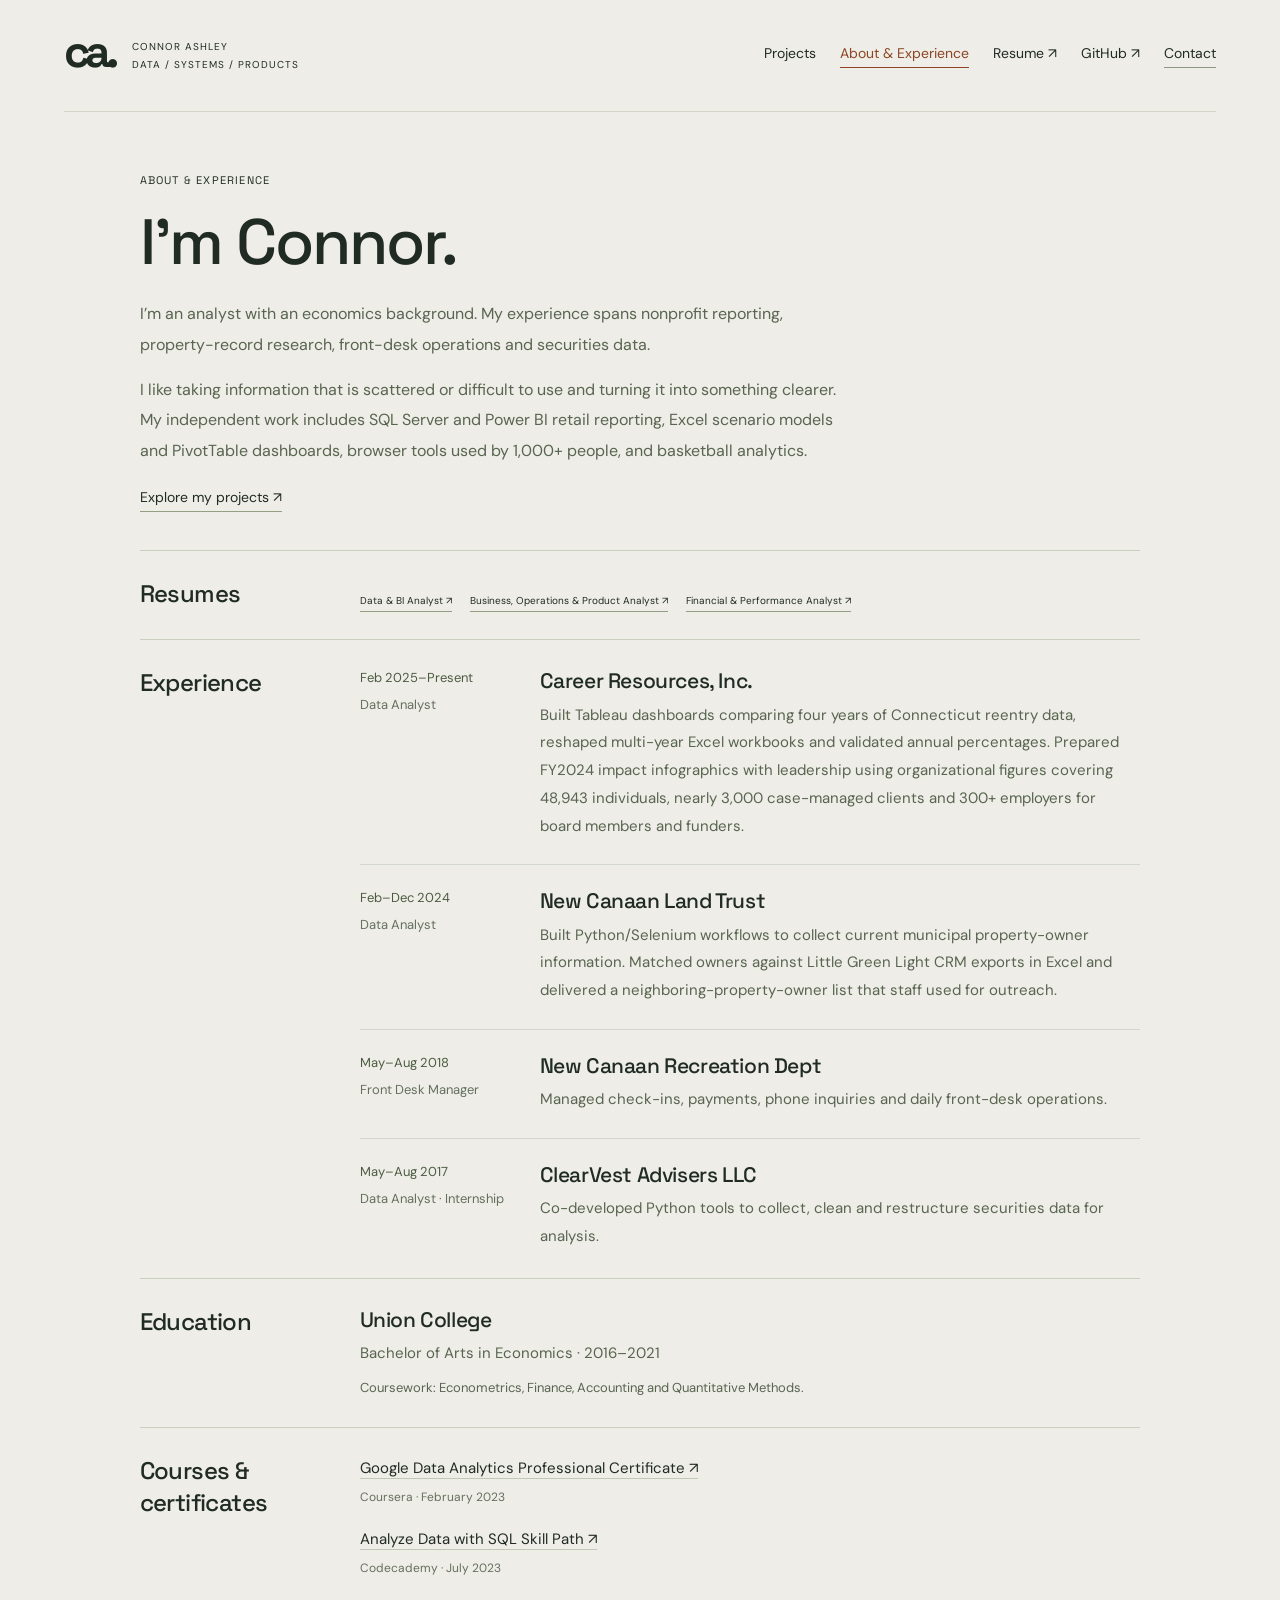
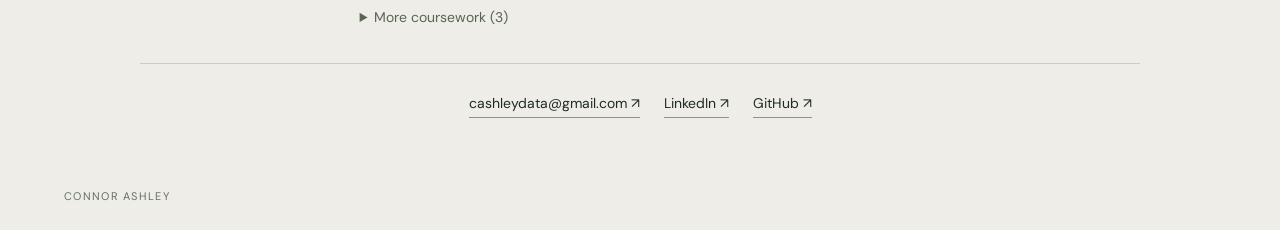
<file: about.html>
<!doctype html><html lang="en"><head><meta charset="utf-8"><meta name="viewport" content="width=device-width,initial-scale=1"><meta name="description" content="Connor Ashley's experience in nonprofit reporting, property research, customer service and securities data, plus education and coursework."><title>Connor Ashley | Portfolio</title><link rel="stylesheet" href="home.css"><link rel="stylesheet" href="pages.css"><link rel="stylesheet" href="readability.css"><link rel="icon" type="image/svg+xml" href="favicon.svg"></head><body><header><a class="brand" href="./"><b>ca.</b><span>CONNOR ASHLEY<br>DATA / SYSTEMS / PRODUCTS</span></a><nav aria-label="Main navigation"><a href="./#work">Projects</a><a href="about.html" aria-current="page">About & Experience</a><a href="Connor_Ashley_Resume.pdf">Resume ↗</a><a href="https://github.com/Cashley104">GitHub ↗</a><a href="#contact">Contact</a></nav></header><main class="about-main"><section class="about-intro"><p class="eyebrow">ABOUT & EXPERIENCE</p><h1>I’m Connor.</h1><p>I’m an analyst with an economics background. My experience spans nonprofit reporting, property-record research, front-desk operations and securities data.</p><p>I like taking information that is scattered or difficult to use and turning it into something clearer. My independent work includes SQL Server and Power BI retail reporting, Excel scenario models and PivotTable dashboards, browser tools used by 1,000+ people, and basketball analytics.</p><a class="back-projects" href="./#work">Explore my projects ↗</a></section><section class="about-section" aria-labelledby="resume-downloads"><h2 id="resume-downloads">Resumes</h2><div class="project-actions"><a class="project-button" href="Connor_Ashley_Data_BI_Analyst.pdf">Data & BI Analyst ↗</a><a class="project-button" href="Connor_Ashley_Business_Operations_Product_Analyst.pdf">Business, Operations & Product Analyst ↗</a><a class="project-button" href="Connor_Ashley_Financial_Performance_Analyst.pdf">Financial & Performance Analyst ↗</a></div></section><section class="about-section" aria-labelledby="work-history"><h2 id="work-history">Experience</h2><div class="role-list"><article class="role"><div><p class="role-date">Feb 2025–Present</p><p class="role-kind">Data Analyst</p></div><div><h3>Career Resources, Inc.</h3><p>Built Tableau dashboards comparing four years of Connecticut reentry data, reshaped multi-year Excel workbooks and validated annual percentages. Prepared FY2024 impact infographics with leadership using organizational figures covering 48,943 individuals, nearly 3,000 case-managed clients and 300+ employers for board members and funders.</p></div></article><article class="role"><div><p class="role-date">Feb–Dec 2024</p><p class="role-kind">Data Analyst</p></div><div><h3>New Canaan Land Trust</h3><p>Built Python/Selenium workflows to collect current municipal property-owner information. Matched owners against Little Green Light CRM exports in Excel and delivered a neighboring-property-owner list that staff used for outreach.</p></div></article><article class="role"><div><p class="role-date">May–Aug 2018</p><p class="role-kind">Front Desk Manager</p></div><div><h3>New Canaan Recreation Dept</h3><p>Managed check-ins, payments, phone inquiries and daily front-desk operations.</p></div></article><article class="role"><div><p class="role-date">May–Aug 2017</p><p class="role-kind">Data Analyst · Internship</p></div><div><h3>ClearVest Advisers LLC</h3><p>Co-developed Python tools to collect, clean and restructure securities data for analysis.</p></div></article></div></section><section class="about-section education" aria-labelledby="education-title"><h2 id="education-title">Education</h2><div><h3>Union College</h3><p>Bachelor of Arts in Economics · 2016–2021</p><p class="quiet">Coursework: Econometrics, Finance, Accounting and Quantitative Methods.</p></div></section><section class="about-section certifications" aria-labelledby="certificates-title"><h2 id="certificates-title">Courses & certificates</h2><div><ul class="credential-list"><li><a href="https://www.coursera.org/account/accomplishments/specialization/certificate/LZQAG4V62MDE">Google Data Analytics Professional Certificate ↗</a><span>Coursera · February 2023</span></li><li><a href="https://www.codecademy.com/profiles/Cashley104/certificates/5cafb2d937090210d7df3652">Analyze Data with SQL Skill Path ↗</a><span>Codecademy · July 2023</span></li></ul><details><summary>More coursework (3)</summary><ul class="credential-list"><li><a href="https://www.coursera.org/account/accomplishments/records/VMXT9C47KHP5">Generative AI: Elevate Your Data Science Career ↗</a><span>IBM · July 2024</span></li><li><a href="https://www.codecademy.com/profiles/Cashley104/certificates/094a9c7ea6f4ba69e25567f1475e363f">Learn Intermediate SQL for Marketers and Product Managers Course ↗</a><span>Codecademy · August 2023</span></li><li><a href="https://www.codecademy.com/profiles/Cashley104/certificates/6c152bd262967f8c941c9707ed636bda">Learn Python 3 Course ↗</a><span>Codecademy · November 2023</span></li></ul></details></div></section><section class="about-contact" id="contact"><div class="contact-links"><a href="mailto:cashleydata@gmail.com">cashleydata@gmail.com ↗</a><a href="https://www.linkedin.com/in/cashleydata/">LinkedIn ↗</a><a href="https://github.com/Cashley104">GitHub ↗</a></div></section></main><footer class="signature-footer"><span>CONNOR ASHLEY</span></footer></body></html>
</file>
<file: home.css>
@import url('https://fonts.googleapis.com/css2?family=DM+Sans:wght@400;500;600;700&family=Space+Grotesk:wght@400;500;600;700&display=swap');
:root{--paper:#eeede7;--ink:#202b24;--muted:#65705f;--line:#d0d5c8;--sage:#788663;--orange:#b85326}*{box-sizing:border-box}html{scroll-behavior:smooth;scroll-padding-top:25px}body{margin:0;color:var(--ink);background:var(--paper);font:14px 'DM Sans',sans-serif}a{color:inherit;text-decoration:none}header{margin:0 5%;padding:27px 0;display:flex;justify-content:space-between;align-items:center;border-bottom:1px solid var(--line);gap:20px}.brand{display:flex;align-items:center;gap:18px}.brand b{font:700 45px 'Space Grotesk',sans-serif;letter-spacing:-5px}.brand span{font-size:8px;letter-spacing:1.5px;line-height:1.8}header nav{display:flex;gap:28px;font-size:12px}header nav a:last-child{border-bottom:1px solid #8d9980;padding-bottom:5px}.intro{padding:44px 5% 40px}.eyebrow{font:9px 'Space Grotesk',sans-serif;letter-spacing:1.6px;line-height:1.8}.intro>.eyebrow:before{content:'';display:inline-block;width:6px;height:6px;background:var(--orange);border-radius:50%;margin-right:9px}.intro-grid{display:grid;grid-template-columns:1.65fr 1fr;align-items:end;gap:7%}h1{font:500 clamp(42px,5.5vw,78px)/1.07 'Space Grotesk',sans-serif;letter-spacing:-3.5px;margin:15px 0 0}h1 em{font-style:normal;color:var(--sage)}.intro-grid>div{max-width:345px}.intro-grid>div>p{font-size:14px;line-height:1.9;margin:0 0 22px;color:#596653}.location{font-size:10px;color:var(--muted);letter-spacing:.6px}.category-nav{display:flex;gap:35px;flex-wrap:wrap;border-block:1px solid var(--line);padding:20px 5%;font:10px 'Space Grotesk',sans-serif;letter-spacing:.6px}.category-nav a{display:flex;align-items:center;gap:14px}.category-nav span{font-size:8px;background:#dfe4d6;padding:3px 6px;border-radius:2px}.project-section{padding:40px 5% 45px}.section-heading{display:flex;align-items:end;justify-content:space-between;gap:20px;margin-bottom:25px}.section-heading .eyebrow{color:var(--muted);margin:0 0 7px}.section-heading h2{font:500 32px 'Space Grotesk',sans-serif;letter-spacing:-1.2px;margin:0}.section-heading>p{font-size:11px;color:var(--muted);line-height:1.8;text-align:right;max-width:310px}.project-grid{display:grid;grid-template-columns:repeat(2,minmax(0,1fr));gap:28px 26px}.project-card{min-width:0;border-bottom:1px solid #c7cfbb;padding-bottom:23px}.project-image-wrap{height:220px;background:#dce1d4;display:block;position:relative;overflow:hidden}.project-image-wrap img{width:100%;height:100%;object-fit:cover;display:block}.walmart-performance-card img,.trade-duty-card img,.extension-gallery img{object-fit:contain;padding:10px}.project-copy{padding-top:16px}h3{font:500 21px/1.3 'Space Grotesk',sans-serif;letter-spacing:-.4px;margin:0 0 10px}.project-copy>p{font-size:12px;line-height:1.8;color:#5f6b57;margin:0;max-width:510px}.project-actions{display:flex;flex-wrap:wrap;gap:10px 18px;margin-top:16px}.project-button{font-size:10px;border-bottom:1px solid #929f82;padding-bottom:4px;display:inline-block}.project-copy>.project-button{margin-top:16px}.project-button:hover{color:var(--orange)}#tools{background:#e1e5d9;border-block:1px solid var(--line)}.demo-poster{display:block;height:100%;position:relative}.demo-poster img{filter:brightness(.75)}.demo-poster>span{position:absolute;left:17px;bottom:15px;color:#fff;font-size:9px;letter-spacing:1px}#basketball .project-grid{grid-template-columns:repeat(3,minmax(0,1fr))}#basketball .project-image-wrap{height:165px}#basketball h3{font-size:18px}#basketball .project-copy>p{font-size:11px}.closing{background:#d9dfcf;padding:35px 5%;display:flex;justify-content:space-between;align-items:center;gap:25px}.closing .eyebrow{max-width:180px;color:var(--muted)}.closing h2{font:500 32px 'Space Grotesk',sans-serif;letter-spacing:-1px;margin:0}.closing>a{font-size:12px;border-bottom:1px solid #89977b;padding-bottom:6px}footer{padding:23px 5%;display:flex;gap:20px;justify-content:space-between;align-items:center;font-size:8px;letter-spacing:1px;color:var(--muted)}a:focus-visible{outline:2px solid var(--orange);outline-offset:5px}@media(min-width:1550px){body{max-width:1550px;margin:auto}}@media(max-width:900px){.intro-grid{grid-template-columns:1.4fr 1fr;gap:30px}h1{font-size:49px;letter-spacing:-2px}.project-image-wrap{height:195px}#basketball .project-grid{grid-template-columns:repeat(2,minmax(0,1fr))}.closing .eyebrow{display:none}}@media(max-width:600px){header{padding:19px 0}.brand span{display:none}.brand b{font-size:36px}header nav{gap:16px;font-size:10px}.intro{padding-top:26px;padding-bottom:26px}.intro-grid{grid-template-columns:1fr;gap:18px}h1{font-size:clamp(30px,8.6vw,50px);letter-spacing:-1.8px}.intro-grid>div{max-width:400px}.intro-grid>div>p{font-size:12px;margin-bottom:12px}.category-nav{gap:15px 25px;font-size:9px;padding-block:16px}.section-heading{display:block}.section-heading h2{font-size:29px}.section-heading>p{text-align:left;font-size:10px}.project-section{padding-block:30px}.project-grid,#basketball .project-grid{grid-template-columns:1fr;gap:27px}.project-image-wrap,#basketball .project-image-wrap{height:auto;aspect-ratio:16/9}.closing{display:block;padding-block:30px}.closing h2{font-size:28px;margin-bottom:18px}footer{flex-wrap:wrap;font-size:7px}footer>span:nth-child(2){display:none}}@media(max-width:300px){header nav{gap:10px}header nav>a:first-child{display:none}.section-heading h2{font-size:25px}h3{font-size:19px}.category-nav a{gap:8px}}@media(prefers-reduced-motion:reduce){html{scroll-behavior:auto}}
</file>
<file: pages.css>
header nav{align-items:center;flex-wrap:wrap;gap:12px 24px}header nav a[aria-current=page]{color:#8d4524;border-bottom:1px solid #8d4524;padding-bottom:5px}header nav a[href="https://github.com/Cashley104"]{display:inline}#contact{scroll-margin-top:25px}.closing h2{font-size:27px;line-height:1.25}.closing{gap:20px}.about-main{max-width:1180px;margin:auto;padding:0 7%}.about-intro{padding:48px 0 38px;max-width:700px}.about-intro h1{font-size:clamp(42px,5vw,65px);margin:17px 0 23px;letter-spacing:-2px}.about-intro>p:not(.eyebrow){font-size:15px;line-height:1.95;color:#586550;margin:0 0 15px}.back-projects{display:inline-block;border-bottom:1px solid #929f82;font-size:12px;padding-bottom:5px;margin-top:7px}.about-section{border-top:1px solid #c9d0c0;padding:27px 0;display:grid;grid-template-columns:190px minmax(0,1fr);gap:30px}.about-section>h2{font:500 24px 'Space Grotesk',sans-serif;letter-spacing:-.6px;margin:0;line-height:1.35}.role{display:grid;grid-template-columns:155px minmax(0,1fr);gap:25px;padding:0 0 24px}.role+.role{padding-top:22px;border-top:1px solid #d3d8cc}.role:last-child{padding-bottom:0}.role h3,.education h3{font-size:19px;margin:0 0 7px}.role-date{font-size:11px;margin:2px 0 8px;color:#4c5c42}.role-kind{font-size:10px;line-height:1.7;margin:0;color:#65705f}.role>div:last-child>p,.education p{font-size:13px;line-height:1.85;color:#586550;margin:0}.education .quiet{font-size:11px;margin-top:8px}.credential-list{list-style:none;padding:0;margin:0}.credential-list li{padding:0 0 18px}.credential-list a{font-size:13px;line-height:1.7;border-bottom:1px solid #c0c9b5}.credential-list span{display:block;font-size:10px;line-height:1.8;color:#65705f;margin-top:5px}details summary{font-size:11px;cursor:pointer;color:#586550;padding:6px 0}details[open] summary{margin-bottom:16px}.about-contact{border-top:1px solid #c9d0c0;padding:30px 0 45px}.about-contact h2{font:500 28px 'Space Grotesk',sans-serif;letter-spacing:-.7px;margin:0 0 12px}.about-contact p{font-size:13px;line-height:1.8;color:#586550}.about-contact a{font-size:12px;border-bottom:1px solid #929f82;padding-bottom:5px}summary:focus-visible{outline:2px solid #b85326;outline-offset:4px}@media(max-width:900px){.about-section{grid-template-columns:150px minmax(0,1fr);gap:20px}.role{grid-template-columns:1fr;gap:8px}.role-date{margin:0 0 4px}.about-main{padding-inline:5%}}@media(max-width:600px){header{align-items:start;gap:20px}header nav{justify-content:flex-end;gap:10px 16px;font-size:10px;max-width:270px}header nav a[href="./#work"]{display:inline}.about-intro{padding:32px 0}.about-intro>p:not(.eyebrow){font-size:13px}.about-section{grid-template-columns:1fr;gap:22px}.about-section>h2{font-size:23px}.role{padding-bottom:20px}.closing h2{font-size:25px}.role-kind{font-size:11px}.credential-list a{overflow-wrap:anywhere}}@media(prefers-reduced-motion:reduce){html{scroll-behavior:auto}}
/* Readability pass: shared by the gallery, About page and project detail. */
body header nav{font-size:14px;gap:12px 24px}
body .brand span{font-size:10px;letter-spacing:1px}
body .eyebrow{font-size:11px;letter-spacing:1.2px}
body .intro-grid>div>p{font-size:16px;line-height:1.8}
body .location{font-size:13px}
body .filters button{font-size:14px;padding:10px 14px}
body .filters span{font-size:11px}
body .gallery-toolbar>p{font-size:12px}
body .collection-heading span{font-size:11px;letter-spacing:1.2px}
body .gallery-section .project-copy>p{font-size:15px;line-height:1.8}
body .gallery-section .project-button{font-size:13px;padding-bottom:5px}
body .gallery-section h3{font-size:24px;line-height:1.3}
body .build-note{font-size:12px;line-height:1.8}
body .closing>a{font-size:15px}
body footer{font-size:10px;line-height:1.7}
body .about-intro>p:not(.eyebrow){font-size:16px;line-height:1.9}
body .back-projects{font-size:14px}
body .role-date{font-size:13px}
body .role-kind{font-size:13px;line-height:1.7}
body .role>div:last-child>p,body .education p{font-size:15px;line-height:1.85}
body .education .quiet{font-size:13px}
body .credential-list a{font-size:15px;line-height:1.8}
body .credential-list span{font-size:12px}
body details summary{font-size:14px;padding-block:10px}
body .about-contact p{font-size:15px}
body .about-contact a{font-size:14px}
body .role h3,body .education h3{font-size:21px}
@media(max-width:600px){body header nav{font-size:12px;gap:10px 16px}body .intro-grid>div>p{font-size:15px}body .gallery-section h3{font-size:22px}body .filters button{font-size:13px;padding:9px 11px}body .gallery-toolbar{gap:12px}body .collection-heading span{font-size:10px}body .about-intro>p:not(.eyebrow){font-size:15px}body .role-date{font-size:12px}body footer{font-size:9px}}
</file>
<file: readability.css>
body header nav{font-size:14px}body .brand span{font-size:10px}body .eyebrow{font-size:11px}body .intro-grid>div>p{font-size:16px;line-height:1.8}body .location{font-size:13px}body .filters button{font-size:14px;padding:10px 14px}body .filters span{font-size:11px}body .gallery-toolbar>p{font-size:12px}body .collection-heading span{font-size:11px}body .gallery-section .project-copy>p{font-size:15px;line-height:1.8}body .gallery-section .project-button{font-size:13px}body .gallery-section h3{font-size:24px}body .build-note{font-size:12px}body .closing>a{font-size:15px}body footer{font-size:10px}body .about-intro>p:not(.eyebrow){font-size:16px;line-height:1.9}body .back-projects{font-size:14px}body .role-date,body .role-kind{font-size:13px}body .role>div:last-child>p,body .education p{font-size:15px}body .education .quiet{font-size:13px}body .credential-list a{font-size:15px}body .credential-list span{font-size:12px}body details summary{font-size:14px}body .about-contact p{font-size:15px}body .about-contact a{font-size:14px}body .role h3,body .education h3{font-size:21px}body #project-gallery .preview-badge{font-size:10px}
@media(max-width:600px){body header nav{font-size:12px}body .intro-grid>div>p,body .about-intro>p:not(.eyebrow){font-size:15px}body .gallery-section h3{font-size:22px}body .filters button{font-size:13px;padding:9px 11px}body footer{font-size:9px}}
/* Keep the page ending focused on its one contact action. */
body .build-note,body footer,body .closing h2,body .closing .eyebrow,body .about-contact h2,body .about-contact p{display:none}
body .closing{justify-content:center;margin-bottom:0}
body .about-contact{text-align:center}
body .closing h2.footer-slogan{display:block;font-size:27px;line-height:1.3;margin:0}
body footer.signature-footer{display:flex;justify-content:flex-start;font-size:11px;letter-spacing:1.3px;padding:24px 5%}
body .closing:has(.footer-slogan){justify-content:space-between}
@media(max-width:600px){body .closing h2.footer-slogan{font-size:24px;margin-bottom:16px}}
body .contact-links{display:flex;align-items:center;justify-content:center;gap:14px 24px;flex-wrap:wrap}
body .contact-links>a{display:inline-block;font-size:14px;border-bottom:1px solid #89977b;padding-bottom:5px}
body .contact-email{font-size:13px;color:#4c5c42;user-select:text;overflow-wrap:anywhere}
body .signature-footer nav{display:flex;flex-wrap:wrap;gap:22px;font-size:12px;letter-spacing:0}
body footer.signature-footer:has(nav){justify-content:space-between;gap:18px}
body .closing:has(.contact-links){flex-wrap:wrap}
@media(max-width:600px){body .closing .contact-links{justify-content:flex-start;gap:14px 20px}body .signature-footer nav{gap:18px}body .contact-email{flex-basis:100%;order:4}}
header nav{align-items:baseline}
@media(min-width:601px){.intro{padding-top:10px}}
@media(min-width:601px){.brand b{position:relative;top:-.1em}}
</file>
